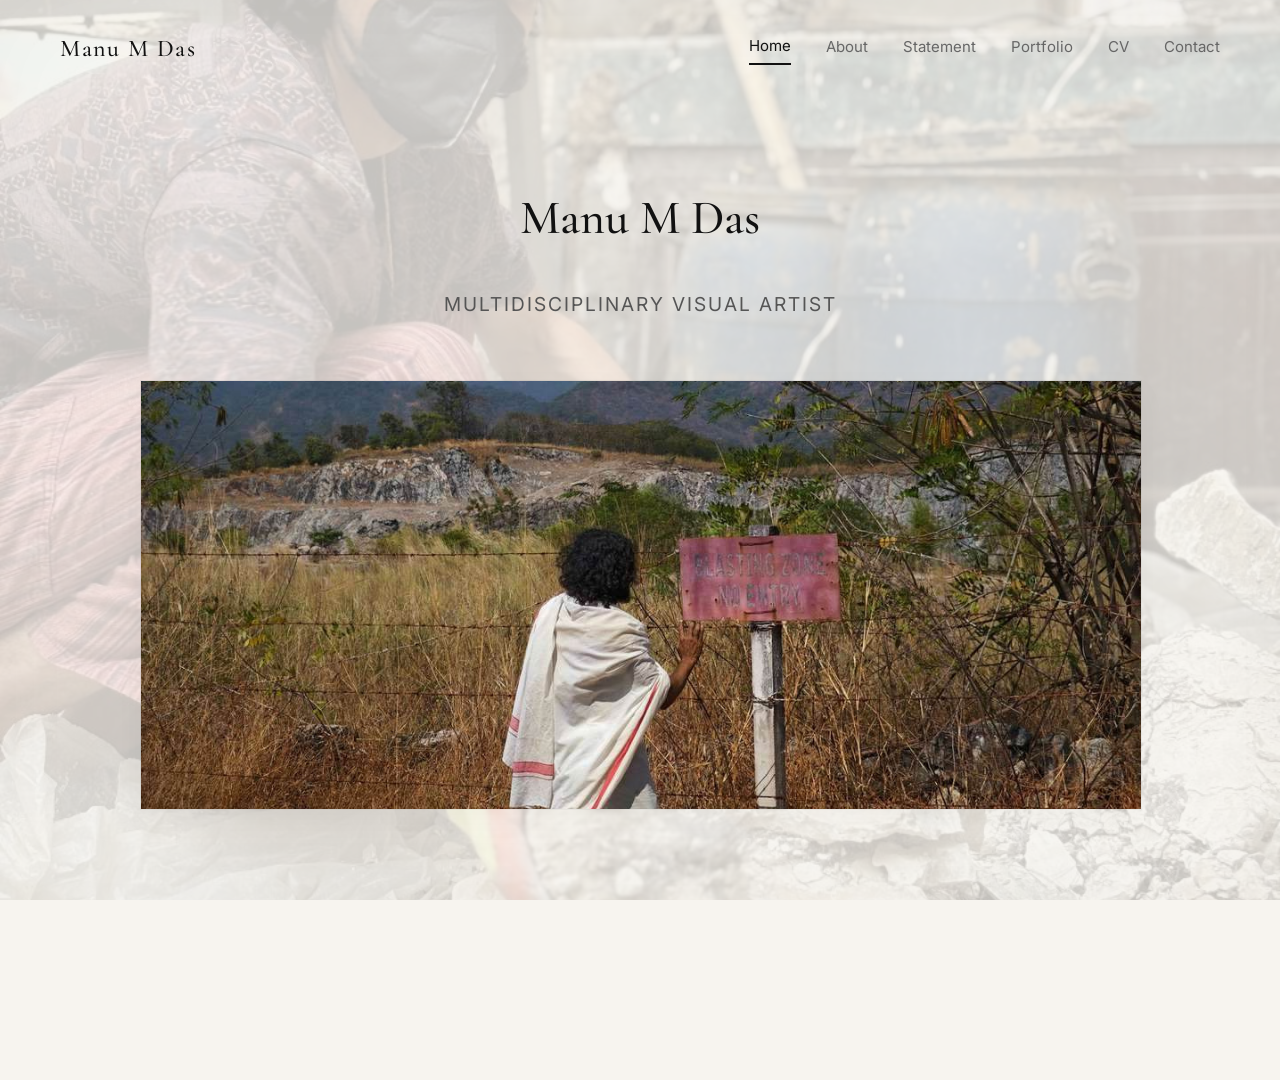
<file: index.html>
<!DOCTYPE html>
<html lang="en">
<head>
    <meta charset="UTF-8">
    <meta name="viewport" content="width=device-width, initial-scale=1.0">
    <title>Manu M Das | Home</title>
    <link rel="stylesheet" href="styles.css">
</head>
<body>
    <!-- Studio Background Image with Reduced Opacity -->
    <div style="position: fixed; top: 0; left: 0; width: 100%; height: 100%; background: url('images/studio_background.jpg') center/cover no-repeat; opacity: 0.2; z-index: -2; pointer-events: none;"></div>
    
    <header>
        <div class="logo">Manu M Das</div> <!-- Adding the script aesthetic from reference -->
        <nav>
            <a href="index.html" class="nav-link active">Home</a>
            <a href="bio.html" class="nav-link">About</a>
            <a href="statement.html" class="nav-link">Statement</a>
                        <div class="dropdown">
                <a href="#" class="nav-link" style="cursor:default;">Portfolio</a>
                <div class="dropdown-content">
                    <a href="works-2026.html">Works 2026</a>
                    <a href="works-2025.html">Works 2025</a>
                    <a href="works-2024.html">Works 2024</a>
                    <a href="video-works.html">Video Documentation</a>
                </div>
            </div>
            <a href="cv.html" class="nav-link">CV</a>
            <a href="contact.html" class="nav-link">Contact</a>
        </nav>
    </header>

    <div class="container">
        <!-- Exactly simulating the mahimjana home style -->
        <div style="text-align: center; margin-top: 10vh;">
            <h2 style="font-size: 3rem; color: #111; margin-bottom: 2rem; font-weight: 500; font-family: 'Cormorant Garamond', serif;">Manu M Das</h2>
            <p style="font-size: 1.2rem; color: #555; font-family: 'Inter', sans-serif; letter-spacing: 2px; text-transform: uppercase;">
                Multidisciplinary Visual artist
            </p>
        </div>

        <!-- Sliding Image Strip (5s interval loop) -->
        <div class="carousel-wrapper" style="width: 100%; max-width: 1000px; margin: 60px auto 0; overflow: hidden; position: relative; border: 1px solid rgba(0,0,0,0.05); box-shadow: 0 10px 30px rgba(0,0,0,0.03);">
            <div class="carousel-track" style="display: flex; transition: transform 0.8s cubic-bezier(0.4, 0, 0.2, 1);">
                <img src="images/page_10_img_1.jpeg" alt="Portfolio Image 1" style="flex: 0 0 100%; width: 100%; object-fit: cover; aspect-ratio: 21/9;">
                <img src="images/page_12_img_1.jpeg" alt="Portfolio Image 2" style="flex: 0 0 100%; width: 100%; object-fit: cover; aspect-ratio: 21/9;">
                <img src="images/page_14_img_1.jpeg" alt="Portfolio Image 3" style="flex: 0 0 100%; width: 100%; object-fit: cover; aspect-ratio: 21/9;">
                <img src="images/page_7_img_1.jpeg" alt="Portfolio Image 4" style="flex: 0 0 100%; width: 100%; object-fit: cover; aspect-ratio: 21/9;">
                <img src="images/page_20_img_1.jpeg" alt="Portfolio Image 5" style="flex: 0 0 100%; width: 100%; object-fit: cover; aspect-ratio: 21/9;">
                <img src="images/page_25_img_1.jpeg" alt="Portfolio Image 6" style="flex: 0 0 100%; width: 100%; object-fit: cover; aspect-ratio: 21/9;">
            </div>
        </div>
    </div>

    <script>
        const track = document.querySelector('.carousel-track');
        const images = document.querySelectorAll('.carousel-track img');
        let currentIndex = 0;
        const totalImages = images.length;

        // Automatically slide every 5 seconds
        setInterval(() => {
            currentIndex = (currentIndex + 1) % totalImages;
            track.style.transform = `translateX(-${currentIndex * 100}%)`;
        }, 5000);
    </script>
</body>
</html>
</file>
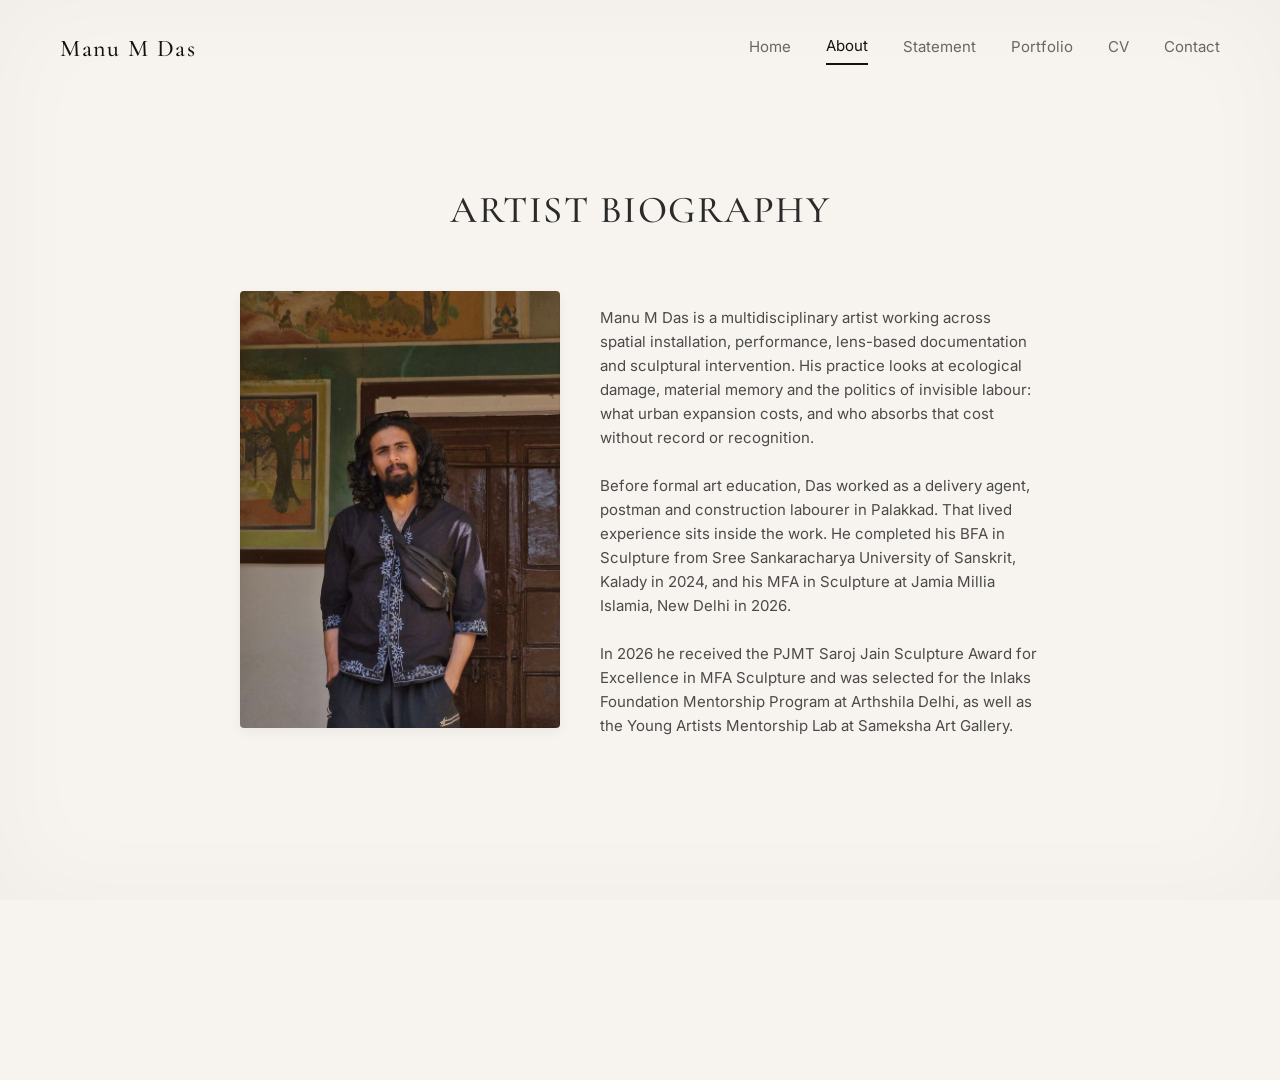
<file: bio.html>
<!DOCTYPE html>
<html lang="en">
<head>
    <meta charset="UTF-8">
    <meta name="viewport" content="width=device-width, initial-scale=1.0">
    <title>Manu M Das | Bio</title>
    <link rel="stylesheet" href="styles.css">
</head>
<body>
    <header>
        <div class="logo">Manu M Das</div>
        <nav>
            <a href="index.html" class="nav-link">Home</a>
            <a href="bio.html" class="nav-link active">About</a>
            <a href="statement.html" class="nav-link">Statement</a>
                        <div class="dropdown">
                <a href="#" class="nav-link" style="cursor:default;">Portfolio</a>
                <div class="dropdown-content">
                    <a href="works-2026.html">Works 2026</a>
                    <a href="works-2025.html">Works 2025</a>
                    <a href="works-2024.html">Works 2024</a>
                    <a href="video-works.html">Video Documentation</a>
                </div>
            </div>
            <a href="cv.html" class="nav-link">CV</a>
            <a href="contact.html" class="nav-link">Contact</a>
        </nav>
    </header>

    <div class="container">
        <h2 class="page-title">Artist Biography</h2>
        <div class="text-content" style="display: flex; gap: 40px; align-items: flex-start; flex-wrap: wrap;">
            <img src="images/page_2_img_1.jpeg" alt="Manu M Das" style="width: 320px; border-radius: 4px; box-shadow: 0 4px 12px rgba(0,0,0,0.05);">
            <div style="flex: 1; min-width: 300px;">
                <p>Manu M Das is a multidisciplinary artist working across spatial installation, performance, lens-based documentation and sculptural intervention. His practice looks at ecological damage, material memory and the politics of invisible labour: what urban expansion costs, and who absorbs that cost without record or recognition.</p>
                <p style="margin-top: 15px;">Before formal art education, Das worked as a delivery agent, postman and construction labourer in Palakkad. That lived experience sits inside the work. He completed his BFA in Sculpture from Sree Sankaracharya University of Sanskrit, Kalady in 2024, and his MFA in Sculpture at Jamia Millia Islamia, New Delhi in 2026.</p>
                <p style="margin-top: 15px;">In 2026 he received the PJMT Saroj Jain Sculpture Award for Excellence in MFA Sculpture and was selected for the Inlaks Foundation Mentorship Program at Arthshila Delhi, as well as the Young Artists Mentorship Lab at Sameksha Art Gallery.</p>
            </div>
        </div>
    </div>
</body>
</html>
</file>
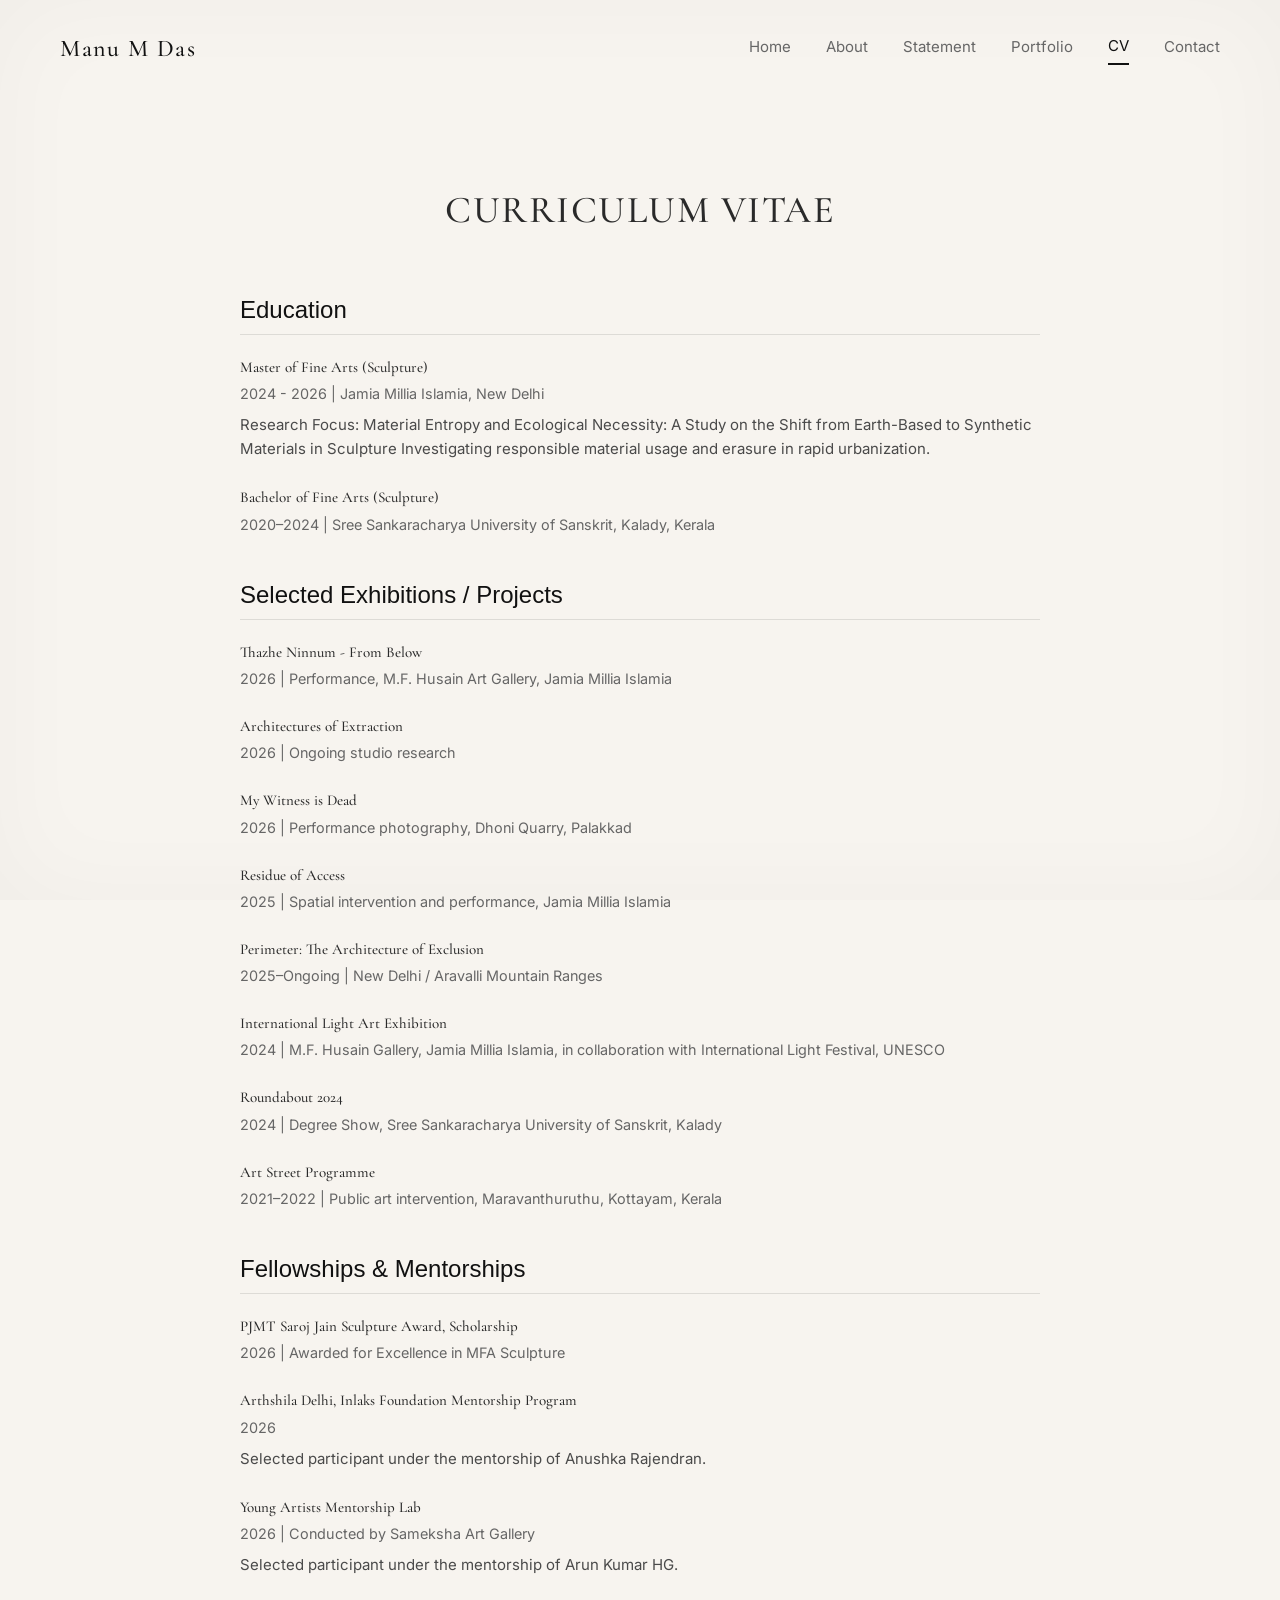
<file: cv.html>
<!DOCTYPE html>
<html lang="en">
<head>
    <meta charset="UTF-8">
    <meta name="viewport" content="width=device-width, initial-scale=1.0">
    <title>Manu M Das | CV</title>
    <link rel="stylesheet" href="styles.css">
    <style>
        .cv-section { margin-bottom: 2.5rem; }
        .cv-section h3 { font-family: 'DM Sans', sans-serif; margin-bottom: 1rem; color: #111111; font-weight: 500; font-size: 1.5rem; border-bottom: 1px solid rgba(0,0,0,0.1); padding-bottom: 5px; }
        .cv-item { margin-bottom: 1.5rem; }
        .cv-item h4 { font-weight: 500; margin-bottom: 0.2rem; color: #2A2A2A; }
        .cv-item .meta { font-size: 0.9rem; color: #666666; margin-bottom: 0.5rem; }
        .cv-item p { margin-top: 0.5rem; color: #4A4A4A; }
    </style>
</head>
<body>
    <header>
        <div class="logo">Manu M Das</div>
        <nav>
            <a href="index.html" class="nav-link">Home</a>
            <a href="bio.html" class="nav-link">About</a>
            <a href="statement.html" class="nav-link">Statement</a>
                        <div class="dropdown">
                <a href="#" class="nav-link" style="cursor:default;">Portfolio</a>
                <div class="dropdown-content">
                    <a href="works-2026.html">Works 2026</a>
                    <a href="works-2025.html">Works 2025</a>
                    <a href="works-2024.html">Works 2024</a>
                    <a href="video-works.html">Video Documentation</a>
                </div>
            </div>
            <a href="cv.html" class="nav-link active">CV</a>
            <a href="contact.html" class="nav-link">Contact</a>
        </nav>
    </header>

    <div class="container">
        <h2 class="page-title">Curriculum Vitae</h2>
        <div class="text-content">
            
            <div class="cv-section">
                <h3>Education</h3>
                <div class="cv-item">
                    <h4>Master of Fine Arts (Sculpture)</h4>
                    <div class="meta">2024 - 2026 | Jamia Millia Islamia, New Delhi</div>
                    <p>Research Focus: Material Entropy and Ecological Necessity: A Study on the Shift from Earth-Based to Synthetic Materials in Sculpture Investigating responsible material usage and erasure in rapid urbanization.</p>
                </div>
                <div class="cv-item">
                    <h4>Bachelor of Fine Arts (Sculpture)</h4>
                    <div class="meta">2020–2024 | Sree Sankaracharya University of Sanskrit, Kalady, Kerala</div>
                </div>
            </div>

            <div class="cv-section">
                <h3>Selected Exhibitions / Projects</h3>
                <div class="cv-item">
                    <h4>Thazhe Ninnum - From Below</h4>
                    <div class="meta">2026 | Performance, M.F. Husain Art Gallery, Jamia Millia Islamia</div>
                </div>
                <div class="cv-item">
                    <h4>Architectures of Extraction</h4>
                    <div class="meta">2026 | Ongoing studio research</div>
                </div>
                <div class="cv-item">
                    <h4>My Witness is Dead</h4>
                    <div class="meta">2026 | Performance photography, Dhoni Quarry, Palakkad</div>
                </div>
                <div class="cv-item">
                    <h4>Residue of Access</h4>
                    <div class="meta">2025 | Spatial intervention and performance, Jamia Millia Islamia</div>
                </div>
                <div class="cv-item">
                    <h4>Perimeter: The Architecture of Exclusion</h4>
                    <div class="meta">2025–Ongoing | New Delhi / Aravalli Mountain Ranges</div>
                </div>
                <div class="cv-item">
                    <h4>International Light Art Exhibition</h4>
                    <div class="meta">2024 | M.F. Husain Gallery, Jamia Millia Islamia, in collaboration with International Light Festival, UNESCO</div>
                </div>
                <div class="cv-item">
                    <h4>Roundabout 2024</h4>
                    <div class="meta">2024 | Degree Show, Sree Sankaracharya University of Sanskrit, Kalady</div>
                </div>
                <div class="cv-item">
                    <h4>Art Street Programme</h4>
                    <div class="meta">2021–2022 | Public art intervention, Maravanthuruthu, Kottayam, Kerala</div>
                </div>
            </div>

            <div class="cv-section">
                <h3>Fellowships & Mentorships</h3>
                <div class="cv-item">
                    <h4>PJMT Saroj Jain Sculpture Award, Scholarship</h4>
                    <div class="meta">2026 | Awarded for Excellence in MFA Sculpture</div>
                </div>
                <div class="cv-item">
                    <h4>Arthshila Delhi, Inlaks Foundation Mentorship Program</h4>
                    <div class="meta">2026</div>
                    <p>Selected participant under the mentorship of Anushka Rajendran.</p>
                </div>
                <div class="cv-item">
                    <h4>Young Artists Mentorship Lab</h4>
                    <div class="meta">2026 | Conducted by Sameksha Art Gallery</div>
                    <p>Selected participant under the mentorship of Arun Kumar HG.</p>
                </div>
            </div>

        </div>
    </div>
</body>
</html>
</file>
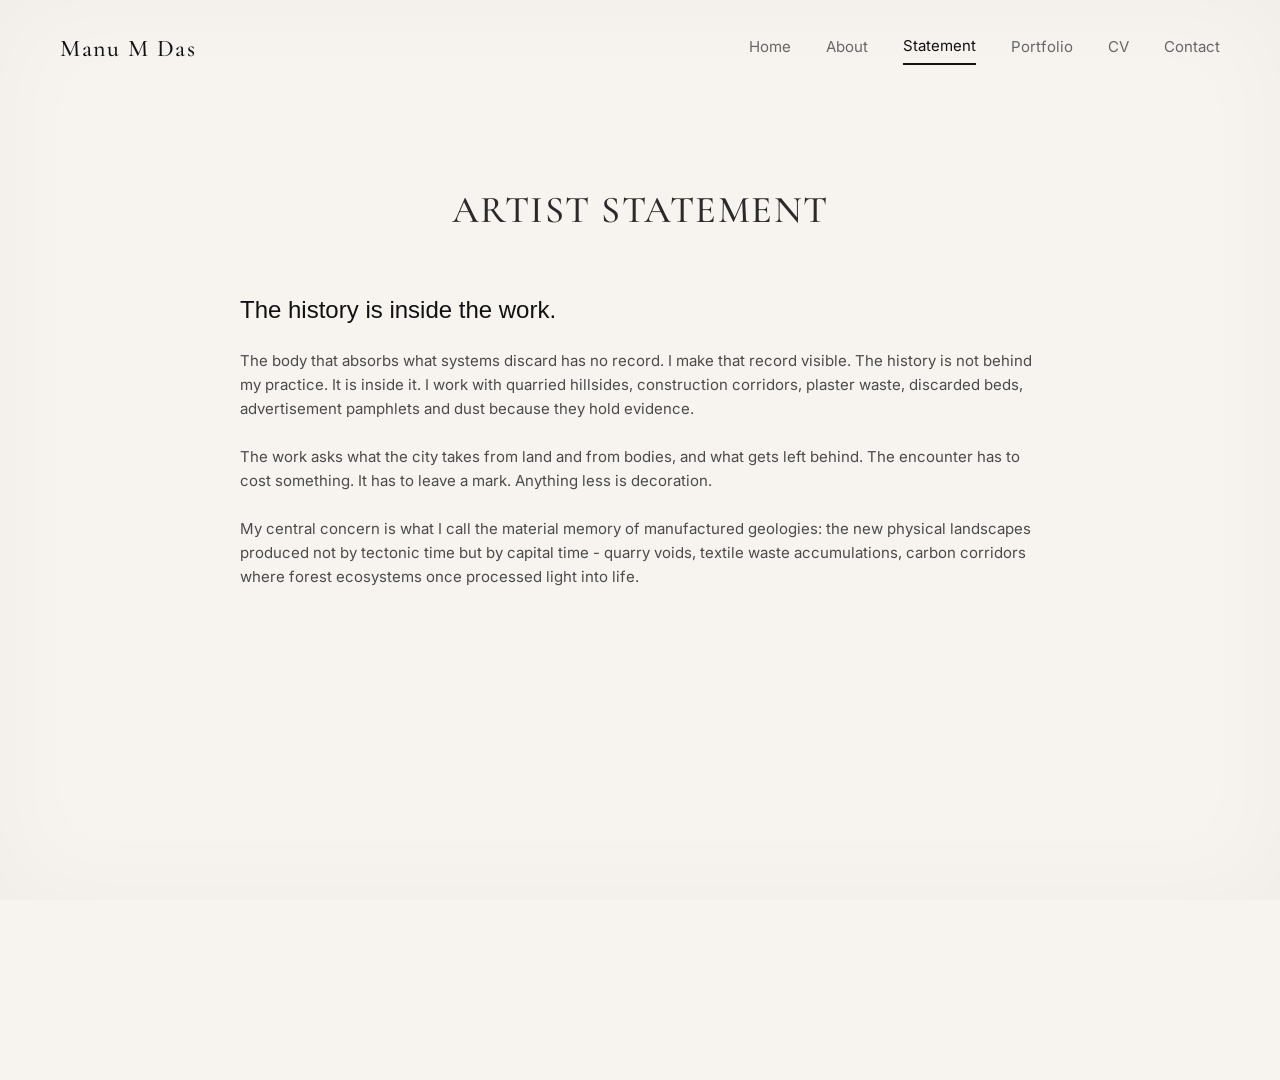
<file: statement.html>
<!DOCTYPE html>
<html lang="en">
<head>
    <meta charset="UTF-8">
    <meta name="viewport" content="width=device-width, initial-scale=1.0">
    <title>Manu M Das | Statement</title>
    <link rel="stylesheet" href="styles.css">
</head>
<body>
    <header>
        <div class="logo">Manu M Das</div>
        <nav>
            <a href="index.html" class="nav-link">Home</a>
            <a href="bio.html" class="nav-link">About</a>
            <a href="statement.html" class="nav-link active">Statement</a>
                        <div class="dropdown">
                <a href="#" class="nav-link" style="cursor:default;">Portfolio</a>
                <div class="dropdown-content">
                    <a href="works-2026.html">Works 2026</a>
                    <a href="works-2025.html">Works 2025</a>
                    <a href="works-2024.html">Works 2024</a>
                    <a href="video-works.html">Video Documentation</a>
                </div>
            </div>
            <a href="cv.html" class="nav-link">CV</a>
            <a href="contact.html" class="nav-link">Contact</a>
        </nav>
    </header>

    <div class="container">
        <h2 class="page-title">Artist Statement</h2>
        <div class="text-content">
            <h3 style="font-size: 1.5rem; color: #111; margin-bottom: 20px; font-weight: 500; font-family: 'DM Sans', sans-serif;">The history is inside the work.</h3>
            <p>The body that absorbs what systems discard has no record. I make that record visible. The history is not behind my practice. It is inside it. I work with quarried hillsides, construction corridors, plaster waste, discarded beds, advertisement pamphlets and dust because they hold evidence.</p>
            <p>The work asks what the city takes from land and from bodies, and what gets left behind. The encounter has to cost something. It has to leave a mark. Anything less is decoration.</p>
            <p>My central concern is what I call the material memory of manufactured geologies: the new physical landscapes produced not by tectonic time but by capital time - quarry voids, textile waste accumulations, carbon corridors where forest ecosystems once processed light into life.</p>
        </div>
    </div>
</body>
</html>
</file>
<file: styles.css>
@import url('https://fonts.googleapis.com/css2?family=Cormorant+Garamond:ital,wght@0,400;0,500;0,600;1,400&family=Inter:wght@300;400;500&display=swap');

body {
  margin: 0;
  padding: 0;
  font-family: 'Inter', sans-serif;
  background-color: #F7F4EF; /* Warm pastel cream */
  background-image: none; /* Removed as requested */
  color: #4A4A4A;
  line-height: 1.6;
  min-height: 100vh;
}

/* Subtle Vignette */
body::before {
    content: "";
    position: fixed;
    top: 0; left: 0; right: 0; bottom: 0;
    box-shadow: inset 0 0 100px rgba(0,0,0,0.03);
    pointer-events: none;
    z-index: -1;
}

header {
  position: fixed;
  top: 0;
  left: 0;
  width: 100%;
  display: flex;
  justify-content: space-between;
  align-items: center;
  padding: 30px 60px;
  background: transparent;
  z-index: 1000;
  font-family: 'Inter', sans-serif;
  box-sizing: border-box;
}

.logo {
  font-size: 24px;
  font-family: 'Cormorant Garamond', serif;
  font-weight: 500;
  color: #111111;
  letter-spacing: 1.5px;
}

nav {
  display: flex;
  gap: 35px;
  align-items: center;
}

.nav-link { 
  color: #666666; 
  text-decoration: none; 
  font-size: 15px; 
  transition: color 0.3s ease;
  padding-bottom: 5px;
}

.nav-link:hover {
  color: #111111;
}

.nav-link.active { 
  color: #111111; 
  border-bottom: 2px solid #111111; 
}

/* Dropdown Menu */
.dropdown {
  position: relative;
  display: inline-block;
  padding-bottom: 5px;
}

.dropdown-content {
  display: none;
  position: absolute;
  top: 100%;
  left: 50%;
  transform: translateX(-50%);
  background-color: rgba(255, 255, 255, 0.95);
  backdrop-filter: blur(8px);
  min-width: 180px;
  box-shadow: 0px 8px 16px 0px rgba(0,0,0,0.08);
  border: 1px solid rgba(0,0,0,0.05);
  border-radius: 4px;
  z-index: 1;
  padding: 10px 0;
}

.dropdown-content a {
  color: #555555;
  padding: 12px 20px;
  text-decoration: none;
  display: block;
  font-size: 14px;
  text-align: center;
  transition: background 0.3s;
}

.dropdown-content a:hover {
  background-color: rgba(0,0,0,0.03);
  color: #111111;
}

.dropdown:hover .dropdown-content {
  display: block;
}

/* Layout Container */
.container {
  max-width: 1000px;
  margin: 180px auto 100px;
  padding: 0 5%;
}

h1, h2, h3, h4 {
  font-family: 'Cormorant Garamond', serif;
  color: #2A2A2A;
  font-weight: 500;
}

h2.page-title {
  font-size: 38px;
  margin-bottom: 50px;
  text-align: center;
  letter-spacing: 1.5px;
  text-transform: uppercase;
}

.text-content {
  font-size: 15px;
  max-width: 800px;
  margin: 0 auto;
}

.text-content p {
  margin-bottom: 1.5rem;
}

/* Gallery Grid */
.exhibition-gallery {
  display: grid;
  grid-template-columns: repeat(auto-fill, minmax(300px, 1fr));
  gap: 30px;
  margin-top: 50px;
}

.artwork figure {
  margin: 0;
  display: flex;
  flex-direction: column;
}

.image-placeholder {
  width: 100%;
  aspect-ratio: 4/3;
  display: flex;
  align-items: center;
  justify-content: center;
  background-color: rgba(0,0,0,0.03);
  border: 1px solid rgba(0,0,0,0.08);
  color: #888888;
  transition: transform 0.4s ease;
}

.image-placeholder:hover {
  transform: scale(1.02);
}

.artwork figcaption {
  margin-top: 15px;
  font-size: 13px;
  color: #666666;
  text-align: center;
  font-family: 'Inter', sans-serif;
}

/* Responsive */
@media (max-width: 800px) {
  header {
    flex-direction: column;
    padding: 20px;
    gap: 15px;
  }
  nav {
    flex-wrap: wrap;
    justify-content: center;
    gap: 20px;
  }
  .container {
    margin-top: 140px;
  }
}
</file>
